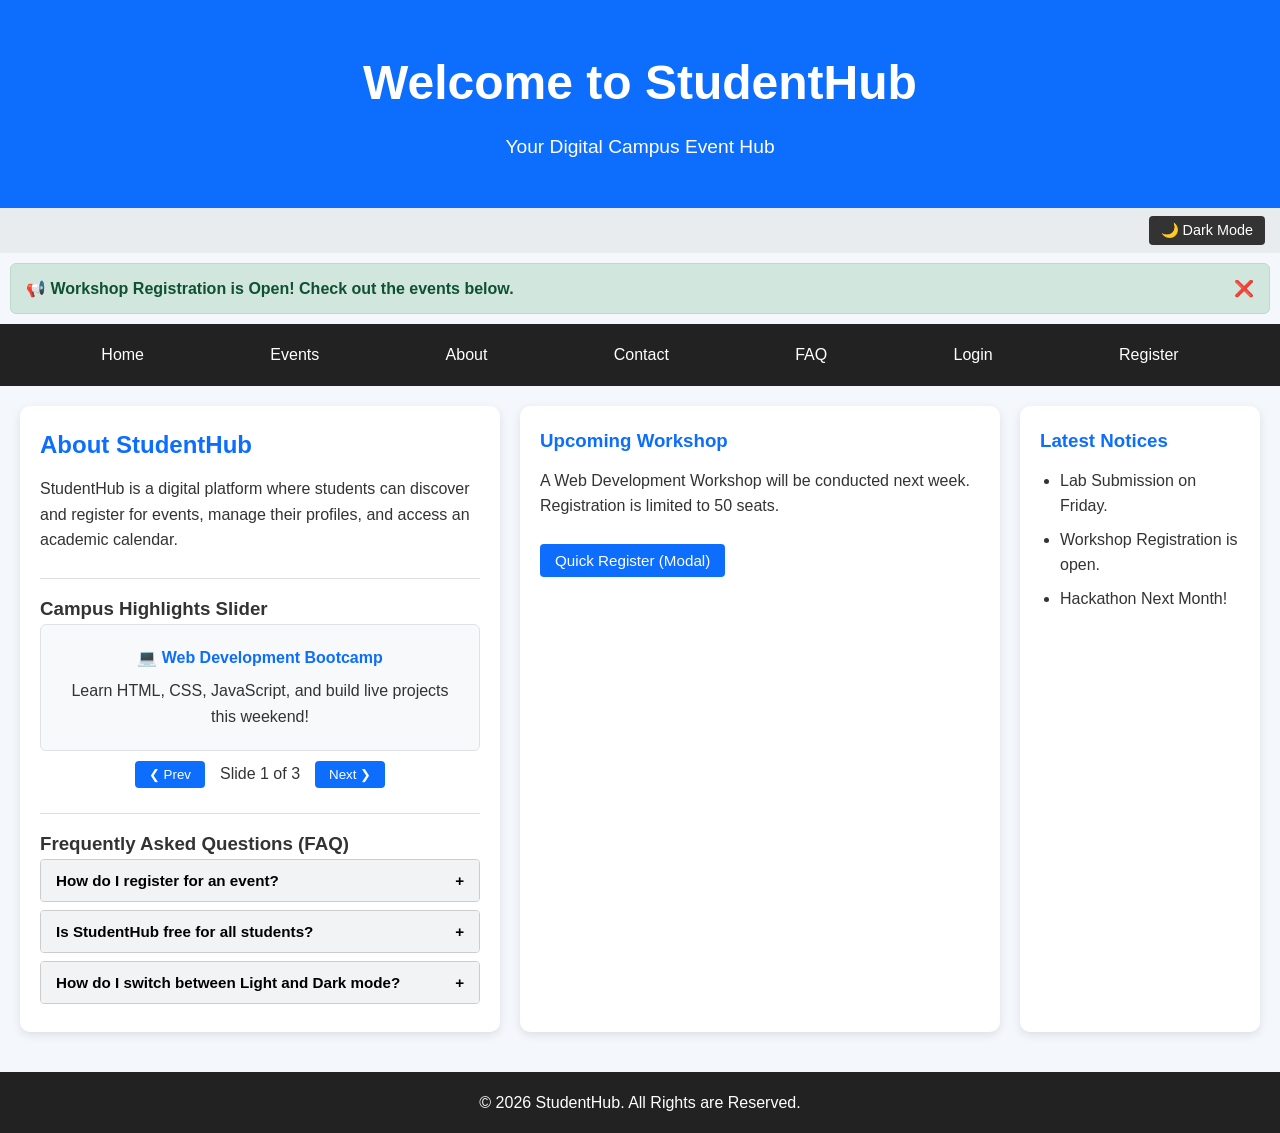
<file: StudentHUb/pages/index.html>
<!DOCTYPE html>
<html lang="en">
<head>
    <meta charset="UTF-8">
    <meta name="viewport" content="width=device-width, initial-scale=1.0">
    <title>Studenthub-Home</title>
    <link rel="stylesheet" href="../css/style.css">
</head>
<body>
    
    <header>
        <h1>Welcome to StudentHub</h1>
        <p>Your Digital Campus Event Hub</p>
        
    </header>
    <!-- Top Bar Controls -->
    <div class="top-controls">
        <button id="theameBtn">🌙 Dark Mode</button>
    </div>

    <!-- 1. Notification Banner -->
    <div id="notification">
        <span>📢 Workshop Registration is Open! Check out the events below.</span>
        <button id="closeBtn">❌</button>
    </div>

    <!-- Mobile Hamburger Menu Button -->
    <button id="hamburgerBtn" class="hamburger-btn">☰ Menu</button>

    <!-- 2. Navigation Menu -->
    <nav id="navMenu">
        <a href="index.html">Home</a>
        <a href="evants.html">Events</a>
        <a href="about.html">About</a>
        <a href="contact.html">Contact</a>
        <a href="faq.html">FAQ</a>
        <a href="login.html">Login</a>
        <a href="register.html">Register</a>
    </nav>

    <main>
        <section>
            <h2>About StudentHub</h2>
            <p>
                StudentHub is a digital platform where students can discover and register for events, manage their profiles, and access an academic calendar.
            </p>

            <!-- 3. Content / Event Slider -->
            <div class="slider-box">
                <h3>Campus Highlights Slider</h3>
                <div class="slider-container">
                    <div class="slide active">
                        <h4>💻 Web Development Bootcamp</h4>
                        <p>Learn HTML, CSS, JavaScript, and build live projects this weekend!</p>
                    </div>
                    <div class="slide">
                        <h4>🚀 Annual Hackathon 2026</h4>
                        <p>24 hours of coding, brainstorming, and winning exciting cash prizes!</p>
                    </div>
                    <div class="slide">
                        <h4>🎨 Cultural & Tech Fest</h4>
                        <p>Join us for music, robotics, gaming competitions, and campus fun.</p>
                    </div>
                </div>
                <div class="slider-controls">
                    <button id="prevBtn" class="slider-btn">❮ Prev</button>
                    <span id="slideIndicator">Slide 1 of 3</span>
                    <button id="nextBtn" class="slider-btn">Next ❯</button>
                </div>
            </div>

            <!-- 4. Collapsible FAQ Section -->
            <div class="faq-box">
                <h3>Frequently Asked Questions (FAQ)</h3>
                
                <div class="faq-item">
                    <button class="faq-question">
                        <span>How do I register for an event?</span>
                        <span class="faq-icon">+</span>
                    </button>
                    <div class="faq-answer">
                        <p>Click on the "Register" button on any event card or use the quick popup modal below to submit your details.</p>
                    </div>
                </div>

                <div class="faq-item">
                    <button class="faq-question">
                        <span>Is StudentHub free for all students?</span>
                        <span class="faq-icon">+</span>
                    </button>
                    <div class="faq-answer">
                        <p>Yes, StudentHub is completely free for all enrolled university students to join clubs and attend events.</p>
                    </div>
                </div>

                <div class="faq-item">
                    <button class="faq-question">
                        <span>How do I switch between Light and Dark mode?</span>
                        <span class="faq-icon">+</span>
                    </button>
                    <div class="faq-answer">
                        <p>Click the "Dark Mode" button in the top right corner. Your preference is automatically saved!</p>
                    </div>
                </div>
            </div>
        </section>

        <article>
            <h3>Upcoming Workshop</h3>
            <p>
                A Web Development Workshop will be conducted next week. Registration is limited to 50 seats.
            </p>
            <br>
            <!-- 5. Modal Trigger Button -->
            <button id="openModalBtn" class="primary-btn">Quick Register (Modal)</button>
        </article>

        <aside>
            <h3>Latest Notices</h3>
            <ul>
                <li>Lab Submission on Friday.</li>
                <li>Workshop Registration is open.</li>
                <li>Hackathon Next Month!</li>
            </ul>
        </aside>
    </main>

    <!-- 6. Modal Popup Component -->
    <div id="registerModal" class="modal">
        <div class="modal-content">
            <span id="closeModalBtn" class="close-modal">&times;</span>
            <h3>Event Quick Registration</h3>
            <p>Fill out the basic details below to reserve your seat:</p>
            <form id="modalForm" onsubmit="event.preventDefault(); alert('Registration submitted successfully!'); document.getElementById('registerModal').style.display='none';">
                <label for="studentNameInput">Your Name:</label>
                <input type="text" id="studentNameInput" placeholder="Enter your full name" required>

                <label for="studentEmailInput">Your College Email:</label>
                <input type="email" id="studentEmailInput" placeholder="id@charusat.edu.in" required>

                <button type="submit" class="submit-btn">Submit Registration</button>
            </form>
        </div>
    </div>

    <footer>
        <p>&copy; 2026 StudentHub. All Rights are Reserved.</p>
    </footer>
    <script src="../js/script.js"></script>
</body>
</html>
</file>
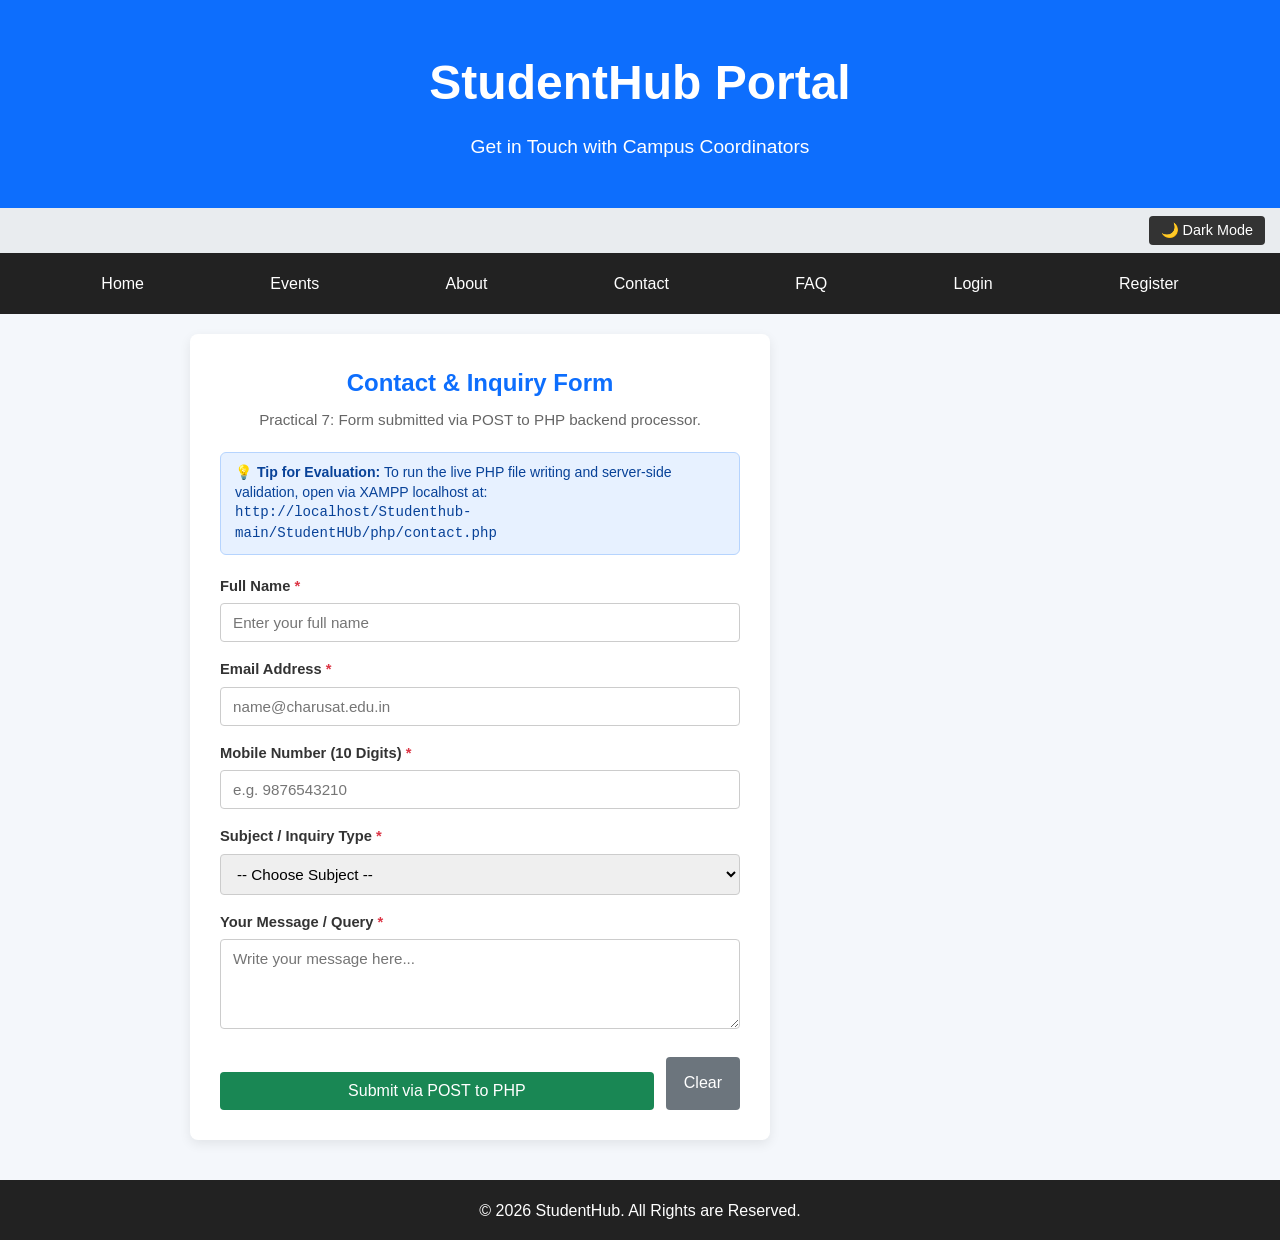
<file: StudentHUb/pages/contact.html>
<!DOCTYPE html>
<html lang="en">
<head>
    <meta charset="UTF-8">
    <meta name="viewport" content="width=device-width, initial-scale=1.0">
    <title>StudentHub - Contact Us</title>
    <link rel="stylesheet" href="../css/style.css">
</head>
<body>

    <!-- Header -->
    <header>
        <h1>StudentHub Portal</h1>
        <p>Get in Touch with Campus Coordinators</p>
    </header>

    <!-- Top Bar Controls -->
    <div class="top-controls">
        <button id="theameBtn">🌙 Dark Mode</button>
    </div>

    <!-- Mobile Hamburger Menu Button -->
    <button id="hamburgerBtn" class="hamburger-btn">☰ Menu</button>

    <!-- Navigation Menu -->
    <nav id="navMenu">
        <a href="index.html">Home</a>
        <a href="evants.html">Events</a>
        <a href="about.html">About</a>
        <a href="contact.html">Contact</a>
        <a href="faq.html">FAQ</a>
        <a href="login.html">Login</a>
        <a href="register.html">Register</a>
    </nav>

    <main class="form-main">
        <div class="contact-page-wrapper">

            <section class="form-container">
                <h2>Contact & Inquiry Form</h2>
                <p class="form-subtitle">Practical 7: Form submitted via POST to PHP backend processor.</p>

                <!-- Helpful PHP notice banner for local XAMPP testing -->
                <div class="info-banner">
                    💡 <strong>Tip for Evaluation:</strong> To run the live PHP file writing and server-side validation, open via XAMPP localhost at:
                    <br><code>http://localhost/Studenthub-main/StudentHUb/php/contact.php</code>
                </div>

                <!-- Form submits to PHP backend -->
                <form method="POST" action="../php/contact.php">

                    <!-- 1. Full Name -->
                    <div class="form-group">
                        <label for="name">Full Name <span class="required">*</span></label>
                        <input type="text" id="name" name="name" placeholder="Enter your full name" required>
                    </div>

                    <!-- 2. Email Address -->
                    <div class="form-group">
                        <label for="email">Email Address <span class="required">*</span></label>
                        <input type="email" id="email" name="email" placeholder="name@charusat.edu.in" required>
                    </div>

                    <!-- 3. Mobile Number -->
                    <div class="form-group">
                        <label for="mobile">Mobile Number (10 Digits) <span class="required">*</span></label>
                        <input type="tel" id="mobile" name="mobile" placeholder="e.g. 9876543210" maxlength="10" required>
                    </div>

                    <!-- 4. Subject Dropdown -->
                    <div class="form-group">
                        <label for="subject">Subject / Inquiry Type <span class="required">*</span></label>
                        <select id="subject" name="subject" required>
                            <option value="">-- Choose Subject --</option>
                            <option value="Event Inquiry">Event Inquiry</option>
                            <option value="Workshop Registration">Workshop Registration</option>
                            <option value="Technical Support">Technical Support</option>
                            <option value="General Feedback">General Feedback</option>
                        </select>
                    </div>

                    <!-- 5. Message -->
                    <div class="form-group">
                        <label for="message">Your Message / Query <span class="required">*</span></label>
                        <textarea id="message" name="message" rows="4" placeholder="Write your message here..." required></textarea>
                    </div>

                    <!-- Action Buttons -->
                    <div class="form-buttons">
                        <button type="submit" class="submit-btn">Submit via POST to PHP</button>
                        <button type="reset" class="reset-btn">Clear</button>
                    </div>
                </form>
            </section>

        </div>
    </main>

    <!-- Footer -->
    <footer>
        <p>&copy; 2026 StudentHub. All Rights are Reserved.</p>
    </footer>

    <!-- Scripts -->
    <script src="../js/script.js"></script>
</body>
</html>
</file>
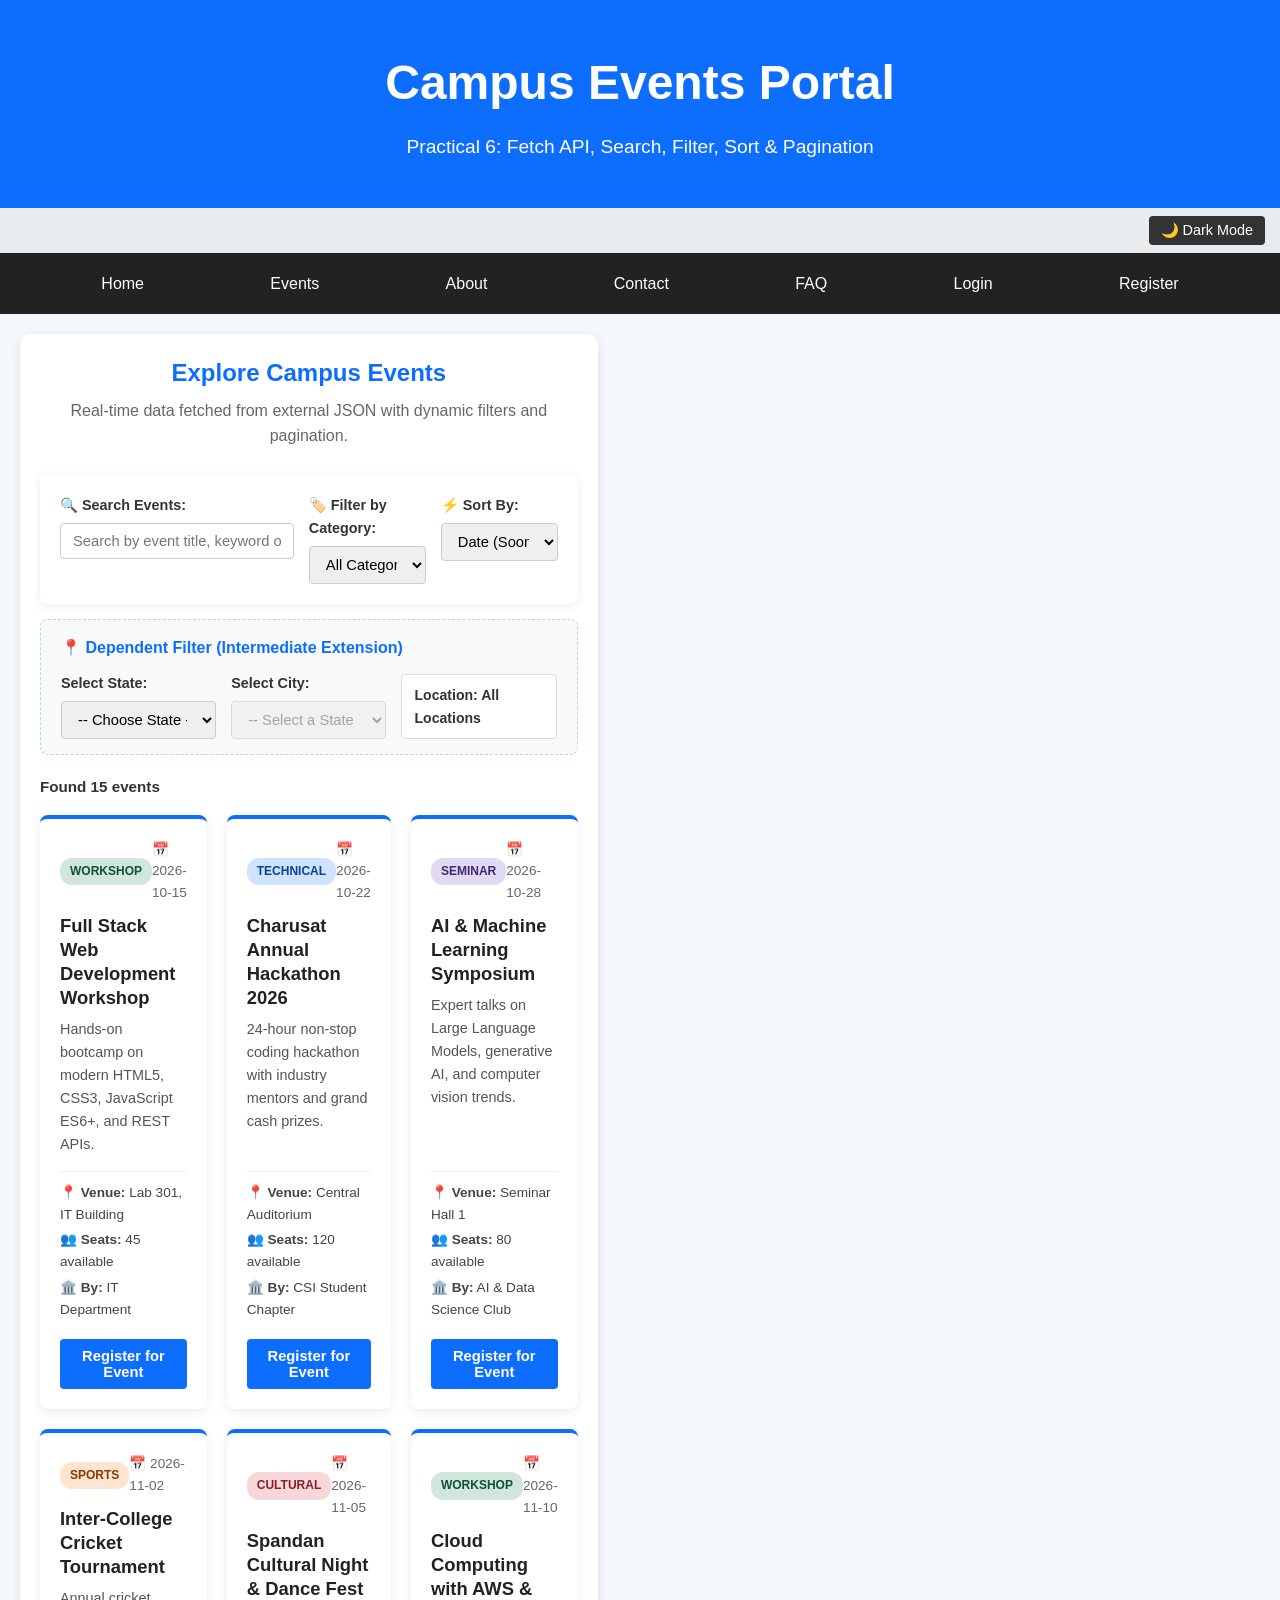
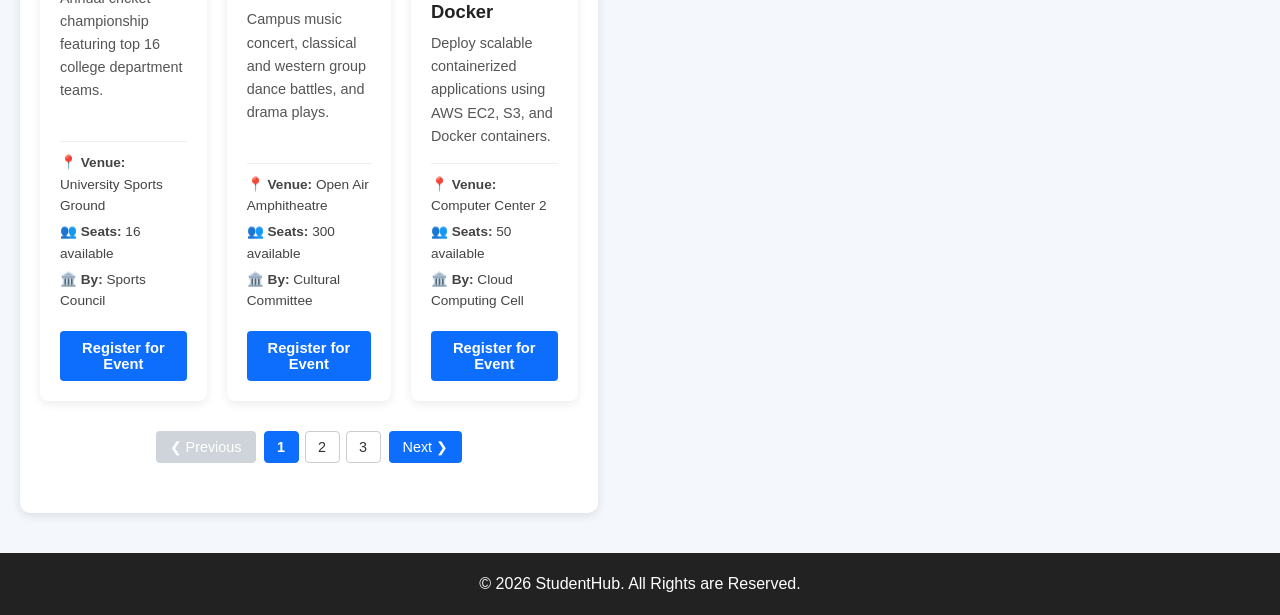
<file: StudentHUb/pages/evants.html>
<!DOCTYPE html>
<html lang="en">
<head>
    <meta charset="UTF-8">
    <meta name="viewport" content="width=device-width, initial-scale=1.0">
    <title>StudentHub - Events</title>
    <link rel="stylesheet" href="../css/style.css">
</head>
<body>

    <!-- Header -->
    <header>
        <h1>Campus Events Portal</h1>
        <p>Practical 6: Fetch API, Search, Filter, Sort & Pagination</p>
    </header>

    <!-- Top Bar Controls -->
    <div class="top-controls">
        <button id="theameBtn">🌙 Dark Mode</button>
    </div>

    <!-- Mobile Hamburger Menu Button -->
    <button id="hamburgerBtn" class="hamburger-btn">☰ Menu</button>

    <!-- Navigation Menu -->
    <nav id="navMenu">
        <a href="index.html">Home</a>
        <a href="evants.html">Events</a>
        <a href="about.html">About</a>
        <a href="contact.html">Contact</a>
        <a href="faq.html">FAQ</a>
        <a href="login.html">Login</a>
        <a href="register.html">Register</a>
    </nav>

    <main class="events-main">
        <section class="events-section">
            <h2>Explore Campus Events</h2>
            <p class="section-subtitle">Real-time data fetched from external JSON with dynamic filters and pagination.</p>

            <!-- Search, Filter & Sort Controls Box -->
            <div class="controls-card">
                <!-- Search Input -->
                <div class="control-item search-control">
                    <label for="searchInput">🔍 Search Events:</label>
                    <input type="text" id="searchInput" placeholder="Search by event title, keyword or venue...">
                </div>

                <!-- Category Filter -->
                <div class="control-item">
                    <label for="categoryFilter">🏷️ Filter by Category:</label>
                    <select id="categoryFilter">
                        <option value="all">All Categories</option>
                        <option value="Technical">Technical</option>
                        <option value="Workshop">Workshop</option>
                        <option value="Seminar">Seminar</option>
                        <option value="Sports">Sports</option>
                        <option value="Cultural">Cultural</option>
                    </select>
                </div>

                <!-- Sort By -->
                <div class="control-item">
                    <label for="sortSelect">⚡ Sort By:</label>
                    <select id="sortSelect">
                        <option value="date-asc">Date (Soonest First)</option>
                        <option value="date-desc">Date (Latest First)</option>
                        <option value="name-asc">Title (A - Z)</option>
                        <option value="name-desc">Title (Z - A)</option>
                    </select>
                </div>
            </div>

            <!-- Intermediate Extension: Dependent Dropdown (Location / Department Filter) -->
            <div class="dependent-dropdown-card">
                <h3>📍 Dependent Filter (Intermediate Extension)</h3>
                <div class="dependent-controls">
                    <div class="control-item">
                        <label for="stateSelect">Select State:</label>
                        <select id="stateSelect">
                            <option value="">-- Choose State --</option>
                            <option value="Gujarat">Gujarat</option>
                            <option value="Maharashtra">Maharashtra</option>
                            <option value="Rajasthan">Rajasthan</option>
                        </select>
                    </div>

                    <div class="control-item">
                        <label for="citySelect">Select City:</label>
                        <select id="citySelect" disabled>
                            <option value="">-- Select a State first --</option>
                        </select>
                    </div>

                    <div class="control-item selected-location-box">
                        <span id="selectedLocationText">Location: All Locations</span>
                    </div>
                </div>
            </div>

            <!-- Status Banner (Cache indicator & results count) -->
            <div class="status-bar">
                <span id="resultsCount">Loading events...</span>
                <span id="cacheBadge" class="cache-badge" style="display: none;">⚡ Loaded from Offline Cache</span>
            </div>

            <!-- Loading Indicator -->
            <div id="loadingIndicator" class="loading-state">
                <p>⏳ Fetching events from <code>../data/events.json</code>...</p>
            </div>

            <!-- Error State Message -->
            <div id="errorMessage" class="error-state" style="display: none;">
                <p>⚠️ Unable to load events. Please check your network connection.</p>
                <button id="retryBtn" class="primary-btn">Retry Fetch</button>
            </div>

            <!-- Dynamic Events Grid Container -->
            <div id="eventsContainer" class="events-grid">
                <!-- Rendered dynamically via JavaScript Fetch API -->
            </div>

            <!-- Pagination Controls -->
            <div class="pagination-wrapper">
                <button id="prevPageBtn" class="page-btn">❮ Previous</button>
                <div id="pageNumbersContainer" class="page-numbers">
                    <!-- Page number buttons generated via JS -->
                </div>
                <button id="nextPageBtn" class="page-btn">Next ❯</button>
            </div>

        </section>
    </main>

    <!-- Footer -->
    <footer>
        <p>&copy; 2026 StudentHub. All Rights are Reserved.</p>
    </footer>

    <!-- Scripts -->
    <script src="../js/script.js"></script>
    <script src="../js/events.js"></script>
</body>
</html>
</file>
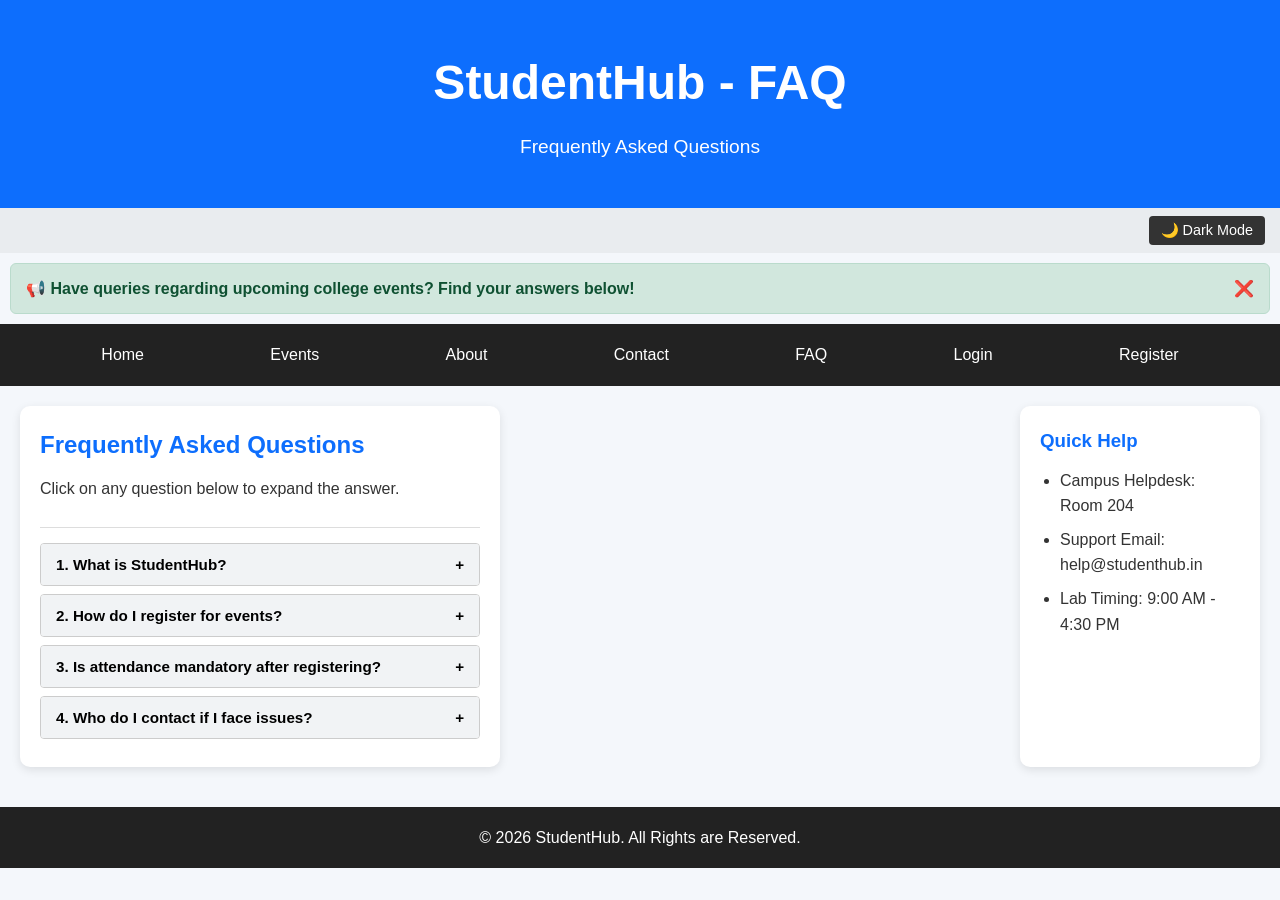
<file: StudentHUb/pages/faq.html>
<!DOCTYPE html>
<html lang="en">
<head>
    <meta charset="UTF-8">
    <meta name="viewport" content="width=device-width, initial-scale=1.0">
    <title>StudentHub - FAQ</title>
    <link rel="stylesheet" href="../css/style.css">
</head>
<body>

    <header>
        <h1>StudentHub - FAQ</h1>
        <p>Frequently Asked Questions</p>
    </header>

    <div class="top-controls">
        <button id="theameBtn">🌙 Dark Mode</button>
    </div>

    <!-- Notification Banner -->
    <div id="notification">
        <span>📢 Have queries regarding upcoming college events? Find your answers below!</span>
        <button id="closeBtn">❌</button>
    </div>

    <!-- Mobile Hamburger Menu Button -->
    <button id="hamburgerBtn" class="hamburger-btn">☰ Menu</button>

    <nav id="navMenu">
        <a href="index.html">Home</a>
        <a href="evants.html">Events</a>
        <a href="about.html">About</a>
        <a href="contact.html">Contact</a>
        <a href="faq.html">FAQ</a>
        <a href="login.html">Login</a>
        <a href="register.html">Register</a>
    </nav>

    <main>
        <section>
            <h2>Frequently Asked Questions</h2>
            <p>Click on any question below to expand the answer.</p>

            <div class="faq-box">
                <div class="faq-item">
                    <button class="faq-question">
                        <span>1. What is StudentHub?</span>
                        <span class="faq-icon">+</span>
                    </button>
                    <div class="faq-answer">
                        <p>StudentHub is a campus web portal created to help students find event notices, workshops, hackathons, and manage registrations.</p>
                    </div>
                </div>

                <div class="faq-item">
                    <button class="faq-question">
                        <span>2. How do I register for events?</span>
                        <span class="faq-icon">+</span>
                    </button>
                    <div class="faq-answer">
                        <p>You can go to the Events page or click the Quick Register button on the Home page to register using your college email ID.</p>
                    </div>
                </div>

                <div class="faq-item">
                    <button class="faq-question">
                        <span>3. Is attendance mandatory after registering?</span>
                        <span class="faq-icon">+</span>
                    </button>
                    <div class="faq-answer">
                        <p>Yes, attendance is tracked for certificate issuance and lab attendance credits.</p>
                    </div>
                </div>

                <div class="faq-item">
                    <button class="faq-question">
                        <span>4. Who do I contact if I face issues?</span>
                        <span class="faq-icon">+</span>
                    </button>
                    <div class="faq-answer">
                        <p>You can visit our Contact page or send an email directly to support@charusat.edu.in.</p>
                    </div>
                </div>
            </div>
        </section>

        <aside>
            <h3>Quick Help</h3>
            <ul>
                <li>Campus Helpdesk: Room 204</li>
                <li>Support Email: help@studenthub.in</li>
                <li>Lab Timing: 9:00 AM - 4:30 PM</li>
            </ul>
        </aside>
    </main>

    <footer>
        <p>&copy; 2026 StudentHub. All Rights are Reserved.</p>
    </footer>

    <script src="../js/script.js"></script>
</body>
</html>
</file>
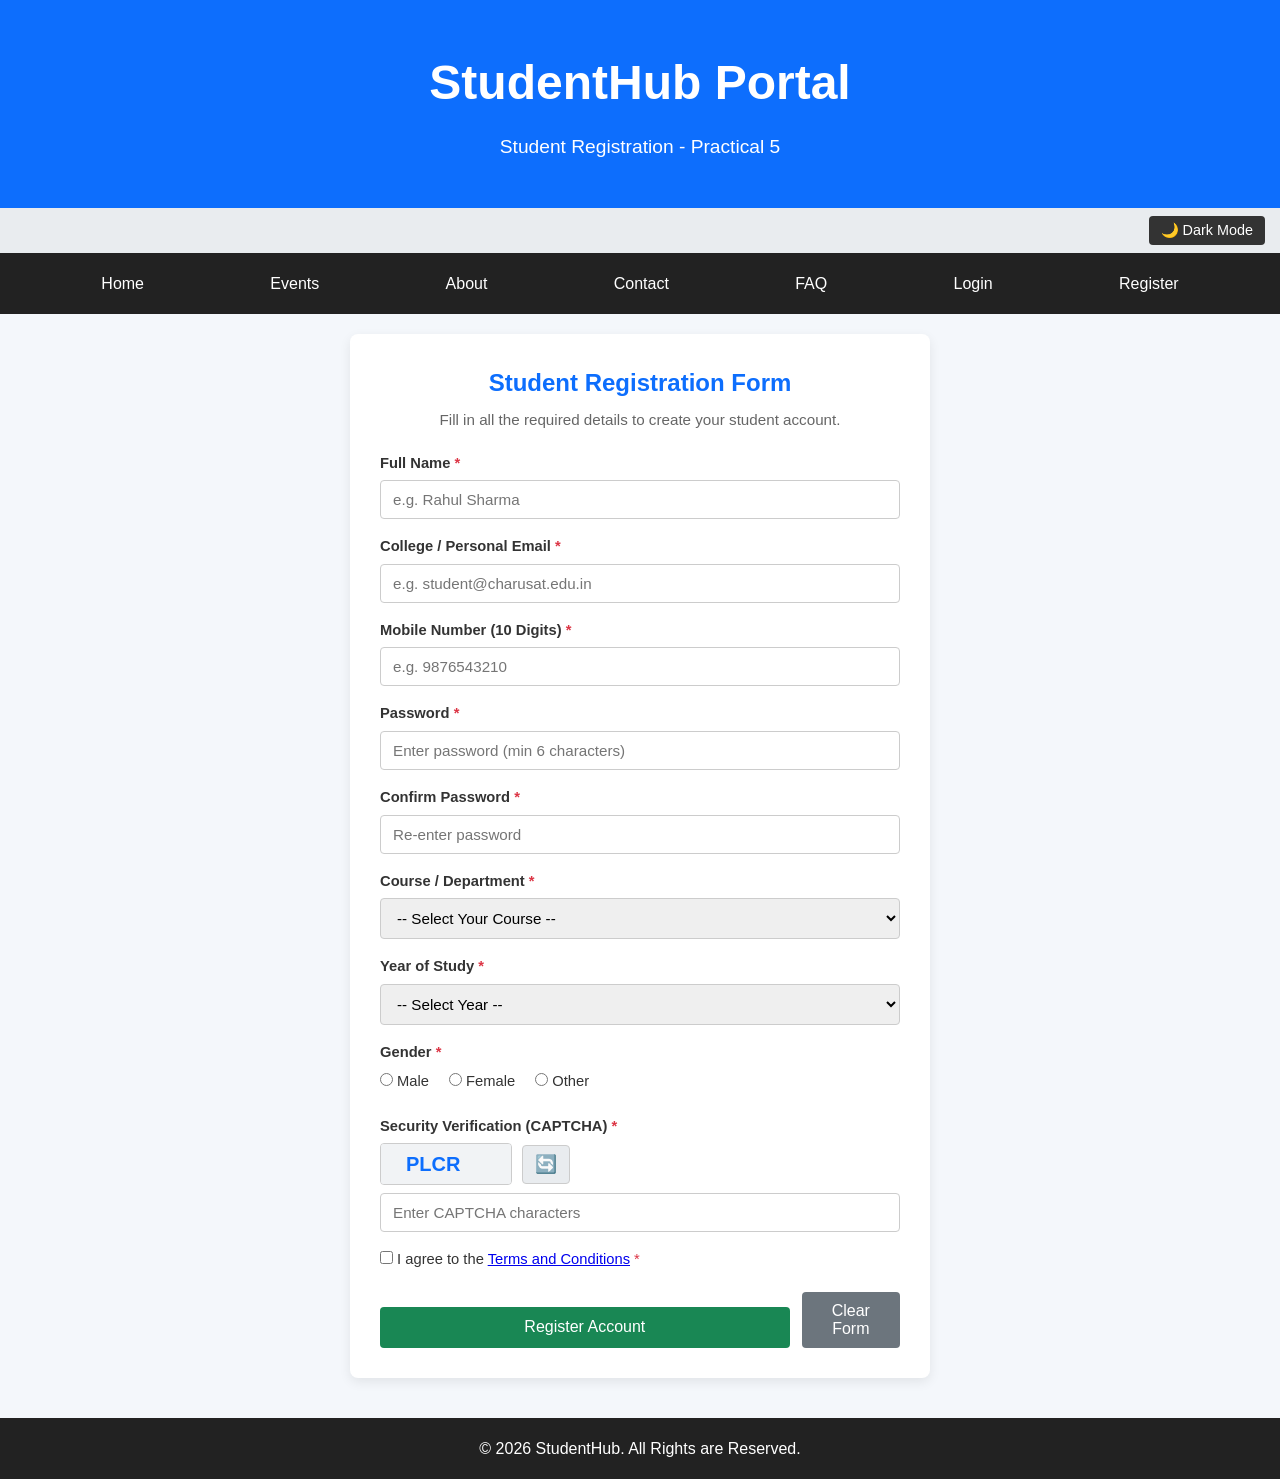
<file: StudentHUb/pages/register.html>
<!DOCTYPE html>
<html lang="en">
<head>
    <meta charset="UTF-8">
    <meta name="viewport" content="width=device-width, initial-scale=1.0">
    <title>StudentHub - Register</title>
    <link rel="stylesheet" href="../css/style.css">
</head>
<body>

    <!-- Header -->
    <header>
        <h1>StudentHub Portal</h1>
        <p>Student Registration - Practical 5</p>
    </header>

    <!-- Top Controls -->
    <div class="top-controls">
        <button id="theameBtn">🌙 Dark Mode</button>
    </div>

    <!-- Mobile Hamburger Menu Button -->
    <button id="hamburgerBtn" class="hamburger-btn">☰ Menu</button>

    <!-- Navigation -->
    <nav id="navMenu">
        <a href="index.html">Home</a>
        <a href="evants.html">Events</a>
        <a href="about.html">About</a>
        <a href="contact.html">Contact</a>
        <a href="faq.html">FAQ</a>
        <a href="login.html">Login</a>
        <a href="register.html">Register</a>
    </nav>

    <main class="form-main">
        <section class="form-container">
            <h2>Student Registration Form</h2>
            <p class="form-subtitle">Fill in all the required details to create your student account.</p>

            <!-- Success Notification Alert -->
            <div id="formSuccessAlert" class="alert-success" style="display: none;">
                ✅ Registration Successful! Your account has been created.
            </div>

            <!-- Registration Form (Submits to PHP MySQLi backend via POST) -->
            <form id="registrationForm" method="POST" action="../php/register.php" novalidate>
                
                <!-- 1. Full Name -->
                <div class="form-group">
                    <label for="fullName">Full Name <span class="required">*</span></label>
                    <input type="text" id="fullName" name="fullName" placeholder="e.g. Rahul Sharma" autocomplete="name">
                    <span class="error-msg" id="nameError"></span>
                </div>

                <!-- 2. Email Address -->
                <div class="form-group">
                    <label for="email">College / Personal Email <span class="required">*</span></label>
                    <input type="email" id="email" name="email" placeholder="e.g. student@charusat.edu.in" autocomplete="email">
                    <span class="error-msg" id="emailError"></span>
                </div>

                <!-- 3. Mobile Number -->
                <div class="form-group">
                    <label for="mobile">Mobile Number (10 Digits) <span class="required">*</span></label>
                    <input type="tel" id="mobile" name="mobile" placeholder="e.g. 9876543210" maxlength="10">
                    <span class="error-msg" id="mobileError"></span>
                </div>

                <!-- 4. Password -->
                <div class="form-group">
                    <label for="password">Password <span class="required">*</span></label>
                    <input type="password" id="password" name="password" placeholder="Enter password (min 6 characters)">
                    <span class="error-msg" id="passwordError"></span>
                </div>

                <!-- 5. Confirm Password -->
                <div class="form-group">
                    <label for="confirmPassword">Confirm Password <span class="required">*</span></label>
                    <input type="password" id="confirmPassword" name="confirmPassword" placeholder="Re-enter password">
                    <span class="error-msg" id="confirmPasswordError"></span>
                </div>

                <!-- 6. Course Selection -->
                <div class="form-group">
                    <label for="courseSelect">Course / Department <span class="required">*</span></label>
                    <select id="courseSelect" name="course">
                        <option value="">-- Select Your Course --</option>
                        <option value="IT">B.Tech Information Technology (IT)</option>
                        <option value="CE">B.Tech Computer Engineering (CE)</option>
                        <option value="CSE">B.Tech Computer Science & Eng. (CSE)</option>
                        <option value="EC">B.Tech Electronics & Comm. (EC)</option>
                        <option value="MCA">Master of Computer Applications (MCA)</option>
                    </select>
                    <span class="error-msg" id="courseError"></span>
                </div>

                <!-- 7. Year of Study -->
                <div class="form-group">
                    <label for="yearSelect">Year of Study <span class="required">*</span></label>
                    <select id="yearSelect" name="year">
                        <option value="">-- Select Year --</option>
                        <option value="1">1st Year (Semester 1 & 2)</option>
                        <option value="2">2nd Year (Semester 3 & 4)</option>
                        <option value="3">3rd Year (Semester 5 & 6)</option>
                        <option value="4">4th Year (Semester 7 & 8)</option>
                    </select>
                    <span class="error-msg" id="yearError"></span>
                </div>

                <!-- 8. Gender -->
                <div class="form-group">
                    <label>Gender <span class="required">*</span></label>
                    <div class="radio-group">
                        <label class="radio-label">
                            <input type="radio" name="gender" value="Male"> Male
                        </label>
                        <label class="radio-label">
                            <input type="radio" name="gender" value="Female"> Female
                        </label>
                        <label class="radio-label">
                            <input type="radio" name="gender" value="Other"> Other
                        </label>
                    </div>
                    <span class="error-msg" id="genderError"></span>
                </div>

                <!-- 9. Advanced Extension: Custom Canvas CAPTCHA -->
                <div class="form-group">
                    <label for="captchaInput">Security Verification (CAPTCHA) <span class="required">*</span></label>
                    <div class="captcha-wrapper">
                        <canvas id="captchaCanvas" width="130" height="40" title="Security CAPTCHA"></canvas>
                        <button type="button" id="refreshCaptchaBtn" class="refresh-captcha-btn" title="Refresh CAPTCHA">🔄</button>
                    </div>
                    <input type="text" id="captchaInput" placeholder="Enter CAPTCHA characters" maxlength="6">
                    <span class="error-msg" id="captchaError"></span>
                </div>

                <!-- 10. Terms Acceptance -->
                <div class="form-group">
                    <label class="checkbox-label">
                        <input type="checkbox" id="termsCheckbox" name="terms">
                        I agree to the <a href="#" onclick="alert('StudentHub Terms: Respect campus rules and academic integrity.'); return false;">Terms and Conditions</a> <span class="required">*</span>
                    </label>
                    <span class="error-msg" id="termsError"></span>
                </div>

                <!-- Form Action Buttons -->
                <div class="form-buttons">
                    <button type="submit" class="submit-btn">Register Account</button>
                    <button type="reset" id="resetBtn" class="reset-btn">Clear Form</button>
                </div>
            </form>
        </section>
    </main>

    <!-- Footer -->
    <footer>
        <p>&copy; 2026 StudentHub. All Rights are Reserved.</p>
    </footer>

    <!-- Scripts -->
    <script src="../js/script.js"></script>
    <script src="../js/register.js"></script>
</body>
</html>
</file>
<file: StudentHUb/css/style.css>
* {
    margin: 0;
    padding: 0;
    box-sizing: border-box;
}
body {
    font-family: Arial, Helvetica, sans-serif;
    background: #f4f7fb;
    color: #333;
    line-height: 1.6;
}
header {
    background: #0d6efd;
    color: white;
    text-align: center;
    padding: 35px 20px;
}
header h1 {
    font-size: 2rem;
    margin-bottom: 10px;
}
header p {
    font-size: 1rem;
}
nav {
    display: flex;
    flex-direction: column;
    background: #222;
}
nav a {
    color: white;
    text-decoration: none;
    padding: 15px;
    text-align: center;
    border-bottom: 1px solid #444;
    transition: .3s;
}
nav a:hover {
    background: #0d6efd;
}
main {
    display: grid;
    grid-template-columns: 1fr;
    gap: 20px;
    padding: 20px;
}
section,
article,
aside {
    background: white;
    padding: 20px;
    border-radius: 10px;
    box-shadow: 0 3px 10px rgba(0, 0, 0, .1);
}
section h2,
article h3,
aside h3 {
    color: #0d6efd;
    margin-bottom: 12px;
}
aside ul {
    margin-left: 20px;
}
aside li {
    margin-bottom: 8px;
}
footer {
    background: #222;
    color: white;
    text-align: center;
    padding: 18px;
    margin-top: 20px;
}
@media(min-width:768px) {
    nav {
        flex-direction: row;
        justify-content: center;
        flex-wrap: wrap;
    }
    nav a {
        border: none;
        padding: 18px 25px;
    }
    main {
        grid-template-columns:
            2fr 1fr;
        grid-template-areas:
            "section aside"
            "article aside";
    }
    section {
        grid-area: section;
    }
    article {
        grid-area: article;
    }
    aside {
        grid-area: aside;
    }
    header h1 {
        font-size: 2.5rem;
    }
}
@media(min-width:992px) {
    body {
        max-width: 1300px;
        margin: auto;
    }
    header {
        padding: 45px;
    }
    nav {
        justify-content: space-evenly;
    }
    main {
        grid-template-columns:
            2fr 2fr 1fr;
        grid-template-areas:
            "section article aside";
    }
    section {
        grid-area: section;
    }
    article {
        grid-area: article;
    }
    aside {
        grid-area: aside;
    }
    header h1 {
        font-size: 3rem;
    }
    header p {
        font-size: 1.2rem;
    }
}
/* Top Controls & Theme Button */
.top-controls {
    display: flex;
    justify-content: flex-end;
    padding: 8px 15px;
    background: #e9ecef;
}
#theameBtn {
    background-color: #333;
    color: white;
    padding: 6px 12px;
    border: none;
    border-radius: 4px;
    cursor: pointer;
    font-size: 0.9rem;
}
#theameBtn:hover {
    background-color: #0d6efd;
}

/* 1. Notification Banner */
#notification {
    background-color: #d1e7dd;
    color: #0f5132;
    border: 1px solid #badbcc;
    padding: 12px 15px;
    display: flex;
    justify-content: space-between;
    align-items: center;
    font-weight: bold;
    margin: 10px;
    border-radius: 6px;
}
#closeBtn {
    background: transparent;
    border: none;
    cursor: pointer;
    font-size: 1rem;
}

/* 2. Hamburger Menu (Mobile view) */
.hamburger-btn {
    display: block;
    width: 100%;
    background: #111;
    color: white;
    border: none;
    padding: 12px;
    font-size: 1.1rem;
    cursor: pointer;
    text-align: left;
}
@media(min-width: 768px) {
    .hamburger-btn {
        display: none; /* Hide hamburger on larger screens */
    }
    nav#navMenu {
        display: flex !important;
    }
}

/* 3. Content Slider */
.slider-box {
    margin-top: 25px;
    border-top: 1px solid #ddd;
    padding-top: 15px;
}
.slider-container {
    background: #f8f9fa;
    border: 1px solid #dee2e6;
    border-radius: 6px;
    padding: 20px;
    min-height: 100px;
    text-align: center;
}
.slide {
    display: none;
}
.slide.active {
    display: block;
}
.slide h4 {
    color: #0d6efd;
    margin-bottom: 8px;
}
.slider-controls {
    display: flex;
    justify-content: center;
    align-items: center;
    gap: 15px;
    margin-top: 10px;
}
.slider-btn {
    background: #0d6efd;
    color: white;
    border: none;
    padding: 6px 14px;
    border-radius: 4px;
    cursor: pointer;
}
.slider-btn:hover {
    background: #0b5ed7;
}

/* 4. Collapsible FAQ */
.faq-box {
    margin-top: 25px;
    border-top: 1px solid #ddd;
    padding-top: 15px;
}
.faq-item {
    border: 1px solid #ccc;
    border-radius: 4px;
    margin-bottom: 8px;
    overflow: hidden;
}
.faq-question {
    width: 100%;
    background: #f1f3f5;
    border: none;
    padding: 12px 15px;
    font-size: 0.95rem;
    font-weight: bold;
    text-align: left;
    display: flex;
    justify-content: space-between;
    cursor: pointer;
}
.faq-question:hover {
    background: #e2e6ea;
}
.faq-answer {
    display: none;
    padding: 12px 15px;
    background: #ffffff;
    font-size: 0.9rem;
}
.faq-answer.show {
    display: block;
}

/* 5. Buttons */
.primary-btn {
    background: #0d6efd;
    color: white;
    border: none;
    padding: 8px 15px;
    border-radius: 4px;
    cursor: pointer;
    font-size: 0.95rem;
}
.primary-btn:hover {
    background: #0b5ed7;
}

/* 6. Modal Popup */
.modal {
    display: none;
    position: fixed;
    top: 0;
    left: 0;
    width: 100%;
    height: 100%;
    background-color: rgba(0, 0, 0, 0.5);
    justify-content: center;
    align-items: center;
    z-index: 1000;
}
.modal-content {
    background: white;
    padding: 25px;
    border-radius: 6px;
    width: 90%;
    max-width: 400px;
    box-shadow: 0 4px 10px rgba(0, 0, 0, 0.3);
    position: relative;
}
.close-modal {
    position: absolute;
    top: 10px;
    right: 15px;
    font-size: 24px;
    cursor: pointer;
}
.close-modal:hover {
    color: red;
}
.modal-content form label {
    display: block;
    margin-top: 10px;
    font-weight: bold;
    font-size: 0.9rem;
}
.modal-content form input {
    width: 100%;
    padding: 8px;
    margin-top: 5px;
    border: 1px solid #ccc;
    border-radius: 4px;
}
.submit-btn {
    margin-top: 15px;
    width: 100%;
    background: #198754;
    color: white;
    border: none;
    padding: 10px;
    border-radius: 4px;
    cursor: pointer;
    font-size: 1rem;
}
.submit-btn:hover {
    background: #157347;
}

/* 7. Dark Mode Styles (Applied to body) */
body.dark-mode {
    background: #18191a;
    color: #e4e6eb;
}
body.dark-mode section,
body.dark-mode article,
body.dark-mode aside,
body.dark-mode .slider-container,
body.dark-mode .modal-content,
body.dark-mode .faq-answer {
    background: #242526;
    color: #e4e6eb;
    border-color: #3a3b3c;
    box-shadow: 0 2px 8px rgba(0, 0, 0, 0.4);
}
body.dark-mode .top-controls {
    background: #242526;
}
body.dark-mode .faq-question {
    background: #3a3b3c;
    color: #e4e6eb;
}
body.dark-mode section h2,
body.dark-mode article h3,
body.dark-mode aside h3,
body.dark-mode .slide h4,
body.dark-mode .form-container h2 {
    color: #6ea8fe;
}

/* ==========================================================================
   8. Practical 5: Registration Form Styling
   ========================================================================== */
.form-main {
    display: flex;
    justify-content: center;
    padding: 20px;
}
.form-container {
    background: white;
    padding: 30px;
    border-radius: 8px;
    box-shadow: 0 4px 12px rgba(0, 0, 0, 0.08);
    width: 100%;
    max-width: 580px;
}
.form-container h2 {
    color: #0d6efd;
    margin-bottom: 5px;
    text-align: center;
}
.form-subtitle {
    text-align: center;
    color: #666;
    margin-bottom: 20px;
    font-size: 0.95rem;
}
.form-group {
    margin-bottom: 16px;
}
.form-group label {
    display: block;
    margin-bottom: 5px;
    font-weight: 600;
    font-size: 0.92rem;
}
.required {
    color: #dc3545;
}
.form-group input[type="text"],
.form-group input[type="email"],
.form-group input[type="tel"],
.form-group input[type="password"],
.form-group select {
    width: 100%;
    padding: 10px 12px;
    border: 1px solid #ccc;
    border-radius: 4px;
    font-size: 0.95rem;
    outline: none;
    transition: border-color 0.2s;
}
.form-group input:focus,
.form-group select:focus {
    border-color: #0d6efd;
}

/* Validation Status Classes */
.input-error {
    border-color: #dc3545 !important;
    background-color: #fff8f8;
}
.input-success {
    border-color: #198754 !important;
}
.error-msg {
    display: block;
    color: #dc3545;
    font-size: 0.82rem;
    margin-top: 4px;
    font-weight: 500;
}

/* Radio & Checkbox Groups */
.radio-group {
    display: flex;
    gap: 20px;
    margin-top: 6px;
}
.radio-label {
    display: flex;
    align-items: center;
    gap: 6px;
    font-weight: normal !important;
    cursor: pointer;
}
.checkbox-label {
    display: flex;
    align-items: center;
    gap: 8px;
    font-weight: normal !important;
    font-size: 0.9rem;
    cursor: pointer;
}

/* Custom Canvas CAPTCHA Wrapper */
.captcha-wrapper {
    display: flex;
    align-items: center;
    gap: 10px;
    margin-bottom: 8px;
}
.captcha-wrapper canvas {
    border: 1px solid #ccc;
    border-radius: 4px;
    background: #f8f9fa;
}
.refresh-captcha-btn {
    background: #e9ecef;
    border: 1px solid #ccc;
    border-radius: 4px;
    padding: 8px 12px;
    font-size: 1.1rem;
    cursor: pointer;
}
.refresh-captcha-btn:hover {
    background: #dde0e3;
}

/* Action Buttons */
.form-buttons {
    display: flex;
    gap: 12px;
    margin-top: 20px;
}
.reset-btn {
    background: #6c757d;
    color: white;
    border: none;
    padding: 10px 18px;
    border-radius: 4px;
    cursor: pointer;
    font-size: 1rem;
}
.reset-btn:hover {
    background: #5c636a;
}

/* Success Banner */
.alert-success {
    background-color: #d1e7dd;
    color: #0f5132;
    border: 1px solid #badbcc;
    padding: 12px 15px;
    border-radius: 6px;
    margin-bottom: 20px;
    font-weight: bold;
    text-align: center;
}

/* Registration Form in Dark Mode */
body.dark-mode .form-container {
    background: #242526;
    color: #e4e6eb;
    box-shadow: 0 4px 12px rgba(0, 0, 0, 0.4);
}
body.dark-mode .form-subtitle {
    color: #b0b3b8;
}
body.dark-mode .form-group input[type="text"],
body.dark-mode .form-group input[type="email"],
body.dark-mode .form-group input[type="tel"],
body.dark-mode .form-group input[type="password"],
body.dark-mode .form-group select {
    background: #3a3b3c;
    color: #e4e6eb;
    border-color: #555;
}
body.dark-mode .input-error {
    background-color: #3b2224 !important;
    border-color: #dc3545 !important;
}
body.dark-mode .input-success {
    border-color: #198754 !important;
}
body.dark-mode .captcha-wrapper canvas {
    border-color: #555;
}
body.dark-mode .refresh-captcha-btn {
    background: #3a3b3c;
    color: white;
    border-color: #555;
}

/* ==========================================================================
   9. Practical 6: Events Portal, Filters & Dynamic Grid Styling
   ========================================================================== */
.events-main {
    padding: 20px;
}
.events-section {
    max-width: 1200px;
    margin: 0 auto;
}
.events-section h2 {
    color: #0d6efd;
    text-align: center;
    margin-bottom: 5px;
}
.section-subtitle {
    text-align: center;
    color: #666;
    margin-bottom: 25px;
}

/* Controls Card (Search, Filter, Sort) */
.controls-card {
    background: white;
    padding: 20px;
    border-radius: 8px;
    box-shadow: 0 2px 8px rgba(0, 0, 0, 0.08);
    display: grid;
    grid-template-columns: 1fr;
    gap: 15px;
    margin-bottom: 15px;
}
@media(min-width: 768px) {
    .controls-card {
        grid-template-columns: 2fr 1fr 1fr;
    }
}
.control-item label {
    display: block;
    margin-bottom: 6px;
    font-weight: 600;
    font-size: 0.9rem;
}
.control-item input,
.control-item select {
    width: 100%;
    padding: 9px 12px;
    border: 1px solid #ccc;
    border-radius: 4px;
    font-size: 0.92rem;
    outline: none;
}
.control-item input:focus,
.control-item select:focus {
    border-color: #0d6efd;
}

/* Intermediate Extension: Dependent Dropdown Card */
.dependent-dropdown-card {
    background: #f8f9fa;
    border: 1px dashed #b6d4fe;
    padding: 15px 20px;
    border-radius: 8px;
    margin-bottom: 20px;
}
.dependent-dropdown-card h3 {
    font-size: 1rem;
    color: #0d6efd;
    margin-bottom: 12px;
}
.dependent-controls {
    display: grid;
    grid-template-columns: 1fr;
    gap: 15px;
    align-items: flex-end;
}
@media(min-width: 768px) {
    .dependent-controls {
        grid-template-columns: 1fr 1fr 1fr;
    }
}
.selected-location-box {
    padding: 9px 12px;
    background: white;
    border: 1px solid #ddd;
    border-radius: 4px;
    font-weight: 600;
    font-size: 0.88rem;
    color: #333;
}

/* Status Bar & Badges */
.status-bar {
    display: flex;
    justify-content: space-between;
    align-items: center;
    margin-bottom: 15px;
    font-weight: 600;
    font-size: 0.95rem;
}
.cache-badge {
    background-color: #d1e7dd;
    color: #0f5132;
    border: 1px solid #badbcc;
    padding: 4px 10px;
    border-radius: 20px;
    font-size: 0.8rem;
}

/* Loading, Error and Empty States */
.loading-state,
.error-state,
.empty-state {
    text-align: center;
    padding: 40px 20px;
    background: white;
    border-radius: 8px;
    margin-bottom: 20px;
    box-shadow: 0 2px 8px rgba(0, 0, 0, 0.05);
}
.error-state {
    border: 1px solid #f5c2c7;
    background: #f8d7da;
    color: #842029;
}
.empty-state p {
    margin-bottom: 12px;
    font-size: 1.05rem;
    color: #666;
}

/* Dynamic Events Grid */
.events-grid {
    display: grid;
    grid-template-columns: 1fr;
    gap: 20px;
    margin-bottom: 30px;
}
@media(min-width: 600px) {
    .events-grid {
        grid-template-columns: repeat(2, 1fr);
    }
}
@media(min-width: 992px) {
    .events-grid {
        grid-template-columns: repeat(3, 1fr);
    }
}

/* Event Card Design */
.event-card {
    background: white;
    border-radius: 8px;
    padding: 20px;
    box-shadow: 0 3px 10px rgba(0, 0, 0, 0.08);
    display: flex;
    flex-direction: column;
    justify-content: space-between;
    border-top: 4px solid #0d6efd;
    transition: transform 0.2s, box-shadow 0.2s;
}
.event-card:hover {
    transform: translateY(-3px);
    box-shadow: 0 6px 16px rgba(0, 0, 0, 0.12);
}
.card-header {
    display: flex;
    justify-content: space-between;
    align-items: center;
    margin-bottom: 10px;
}
.event-badge {
    padding: 4px 10px;
    border-radius: 12px;
    font-size: 0.75rem;
    font-weight: bold;
    text-transform: uppercase;
}
.badge-tech { background: #cfe2ff; color: #084298; }
.badge-workshop { background: #d1e7dd; color: #0f5132; }
.badge-seminar { background: #e2d9f3; color: #432874; }
.badge-sports { background: #ffe5d0; color: #8a3b00; }
.badge-cultural { background: #f8d7da; color: #842029; }
.badge-default { background: #e9ecef; color: #495057; }

.event-date {
    font-size: 0.85rem;
    color: #666;
    font-weight: 500;
}
.event-title {
    font-size: 1.15rem;
    color: #222;
    margin-bottom: 8px;
    line-height: 1.3;
}
.event-desc {
    font-size: 0.9rem;
    color: #555;
    margin-bottom: 15px;
    flex-grow: 1;
}
.event-meta {
    font-size: 0.85rem;
    color: #444;
    border-top: 1px solid #eee;
    padding-top: 10px;
    margin-bottom: 15px;
}
.event-meta p {
    margin-bottom: 4px;
}
.register-card-btn {
    width: 100%;
    background: #0d6efd;
    color: white;
    border: none;
    padding: 9px;
    border-radius: 4px;
    cursor: pointer;
    font-weight: 600;
    font-size: 0.92rem;
}
.register-card-btn:hover {
    background: #0b5ed7;
}

/* Pagination Controls */
.pagination-wrapper {
    display: flex;
    justify-content: center;
    align-items: center;
    gap: 8px;
    margin: 30px 0;
}
.page-btn {
    background: #0d6efd;
    color: white;
    border: none;
    padding: 8px 14px;
    border-radius: 4px;
    cursor: pointer;
    font-size: 0.9rem;
}
.page-btn:disabled {
    background: #ced4da;
    cursor: not-allowed;
}
.page-numbers {
    display: flex;
    gap: 6px;
}
.page-number-btn {
    background: white;
    border: 1px solid #ccc;
    color: #333;
    padding: 7px 12px;
    border-radius: 4px;
    cursor: pointer;
    font-size: 0.9rem;
    min-width: 35px;
}
.page-number-btn.active {
    background: #0d6efd;
    color: white;
    border-color: #0d6efd;
    font-weight: bold;
}
.page-number-btn:hover:not(.active) {
    background: #f1f3f5;
}

/* Dark Mode for Practical 6 Events */
body.dark-mode .controls-card,
body.dark-mode .event-card,
body.dark-mode .loading-state,
body.dark-mode .empty-state {
    background: #242526;
    color: #e4e6eb;
    box-shadow: 0 3px 10px rgba(0, 0, 0, 0.4);
}
body.dark-mode .dependent-dropdown-card {
    background: #2b2b2b;
    border-color: #444;
}
body.dark-mode .selected-location-box {
    background: #3a3b3c;
    border-color: #555;
    color: #e4e6eb;
}
body.dark-mode .controls-card input,
body.dark-mode .controls-card select,
body.dark-mode .dependent-dropdown-card select {
    background: #3a3b3c;
    color: #e4e6eb;
    border-color: #555;
}
body.dark-mode .event-title {
    color: #f1f1f1;
}
body.dark-mode .event-desc {
    color: #b0b3b8;
}
body.dark-mode .event-meta {
    color: #b0b3b8;
    border-top-color: #3a3b3c;
}
body.dark-mode .page-number-btn {
    background: #3a3b3c;
    color: #e4e6eb;
    border-color: #555;
}
body.dark-mode .page-number-btn.active {
    background: #0d6efd;
    border-color: #0d6efd;
    color: white;
}
body.dark-mode .section-subtitle,
body.dark-mode .event-date {
    color: #b0b3b8;
}

/* ==========================================================================
   10. Practical 7: PHP Form Processing & CSV Records Table Styling
   ========================================================================== */
.contact-page-wrapper {
    width: 100%;
    max-width: 900px;
    margin: 0 auto;
}
.form-group textarea {
    width: 100%;
    padding: 10px 12px;
    border: 1px solid #ccc;
    border-radius: 4px;
    font-size: 0.95rem;
    font-family: inherit;
    resize: vertical;
    outline: none;
}
.form-group textarea:focus {
    border-color: #0d6efd;
}

/* Server-Side Alert Boxes */
.alert-error {
    background-color: #f8d7da;
    color: #842029;
    border: 1px solid #f5c2c7;
    padding: 12px 16px;
    border-radius: 6px;
    margin-bottom: 20px;
}
.alert-error ul {
    margin-left: 20px;
    margin-top: 6px;
}
.alert-error li {
    font-size: 0.92rem;
    margin-bottom: 3px;
}
.info-banner {
    background: #e7f1ff;
    color: #084298;
    border: 1px solid #b6d4fe;
    padding: 10px 14px;
    border-radius: 6px;
    font-size: 0.88rem;
    margin-bottom: 20px;
    line-height: 1.4;
}

/* Intermediate Extension: Stored CSV Records Table */
.records-section {
    margin-top: 35px;
    background: white;
    padding: 25px;
    border-radius: 8px;
    box-shadow: 0 4px 12px rgba(0, 0, 0, 0.08);
}
.records-section h3 {
    color: #0d6efd;
    margin-bottom: 6px;
}
.records-section p {
    color: #666;
    margin-bottom: 15px;
    font-size: 0.92rem;
}
.table-responsive {
    overflow-x: auto;
}
.records-table {
    width: 100%;
    border-collapse: collapse;
    font-size: 0.9rem;
    text-align: left;
}
.records-table th,
.records-table td {
    padding: 10px 12px;
    border: 1px solid #dee2e6;
}
.records-table th {
    background: #0d6efd;
    color: white;
    font-weight: 600;
}
.records-table tbody tr:nth-child(even) {
    background: #f8f9fa;
}
.records-table tbody tr:hover {
    background: #eef3ff;
}
.table-tag {
    background: #cfe2ff;
    color: #084298;
    padding: 3px 8px;
    border-radius: 4px;
    font-size: 0.8rem;
    font-weight: 600;
}

/* Dark Mode for Practical 7 */
body.dark-mode .records-section {
    background: #242526;
    color: #e4e6eb;
    box-shadow: 0 4px 12px rgba(0, 0, 0, 0.4);
}
body.dark-mode .form-group textarea {
    background: #3a3b3c;
    color: #e4e6eb;
    border-color: #555;
}
body.dark-mode .records-table th,
body.dark-mode .records-table td {
    border-color: #444;
}
body.dark-mode .records-table tbody tr:nth-child(even) {
    background: #2b2b2b;
}
body.dark-mode .records-table tbody tr:hover {
    background: #333;
}
body.dark-mode .info-banner {
    background: #1c2738;
    color: #6ea8fe;
    border-color: #2b4369;
}
</file>
